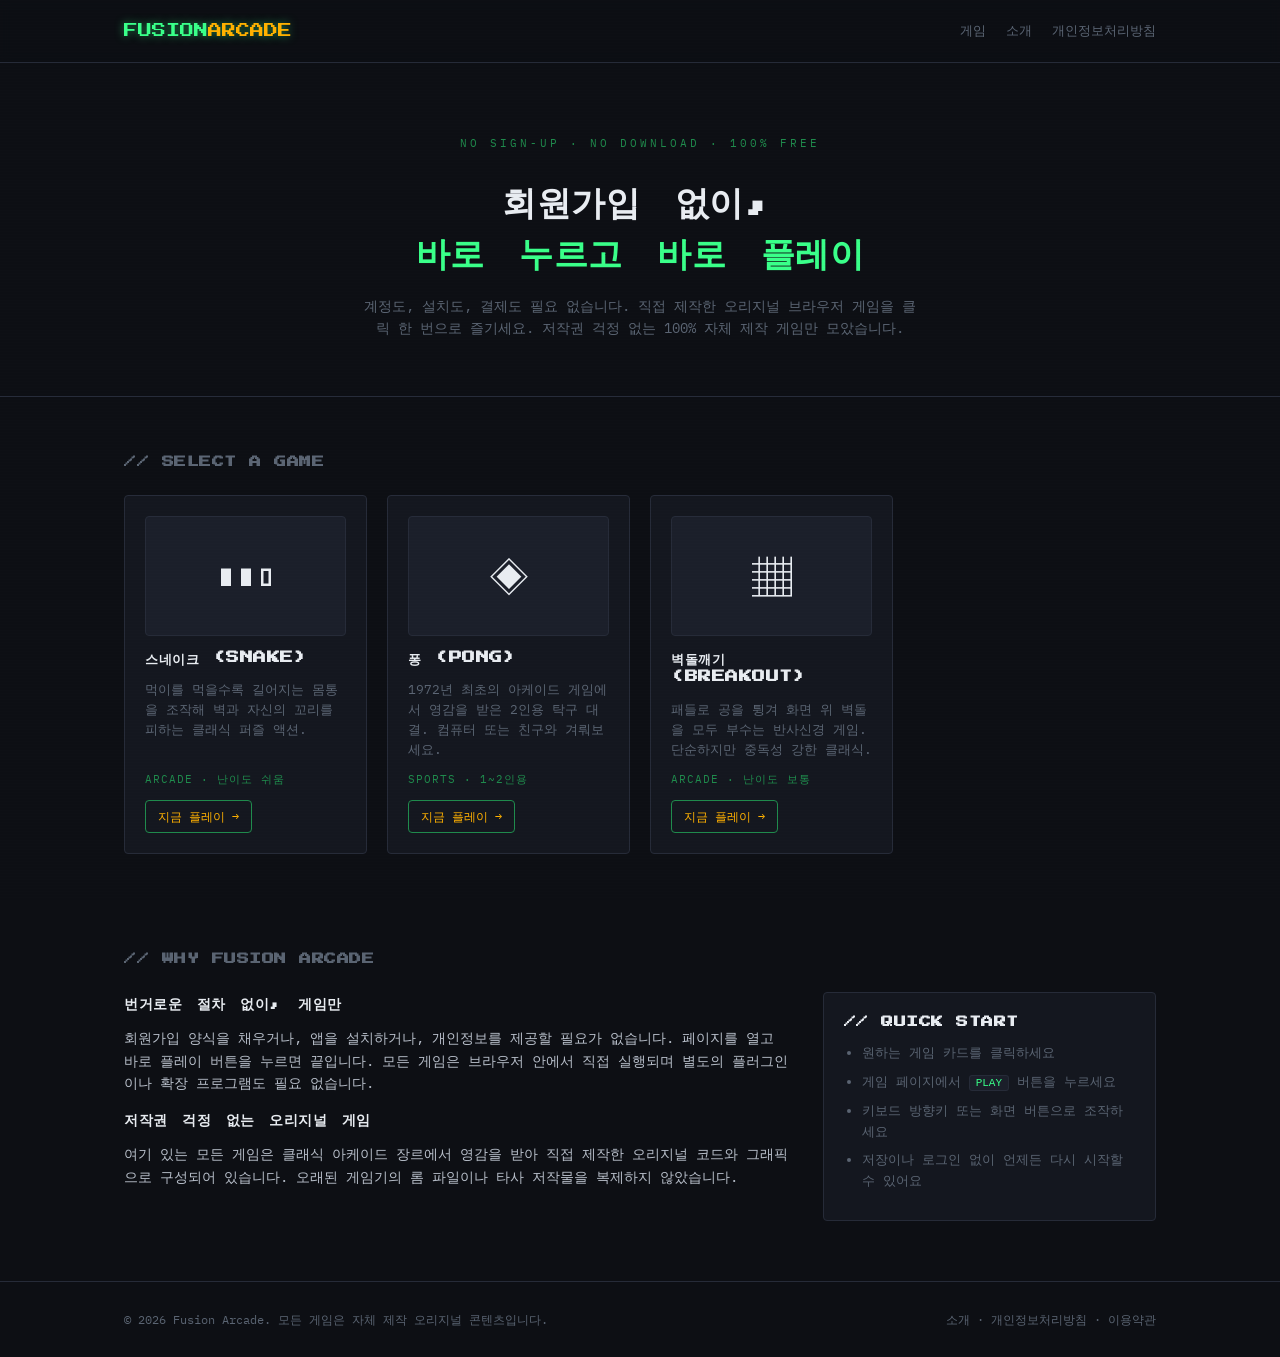
<file: index.html>
<!DOCTYPE html>
<html lang="ko">
<head>
<meta charset="UTF-8">
<meta name="viewport" content="width=device-width, initial-scale=1.0">
<title>퓨전 아케이드 — 회원가입 없이 바로 하는 무료 브라우저 레트로 게임</title>
<meta name="description" content="회원가입, 설치, 다운로드 없이 브라우저에서 바로 즐기는 무료 레트로 스타일 게임. 스네이크, 퐁, 벽돌깨기를 지금 바로 플레이하세요.">
<link rel="canonical" href="https://example.com/">
<link rel="stylesheet" href="style.css">
</head>
<body>

<header class="site-header">
  <div class="wrap">
    <div class="logo">FUSION<span>ARCADE</span></div>
    <nav class="site-nav">
      <a href="#games">게임</a>
      <a href="about.html">소개</a>
      <a href="privacy.html">개인정보처리방침</a>
    </nav>
  </div>
</header>

<section class="hero">
  <div class="wrap">
    <div class="kicker">NO SIGN-UP · NO DOWNLOAD · 100% FREE</div>
    <h1>회원가입 없이,<br><span class="blink">바로 누르고 바로 플레이</span></h1>
    <p>계정도, 설치도, 결제도 필요 없습니다. 직접 제작한 오리지널 브라우저 게임을 클릭 한 번으로 즐기세요. 저작권 걱정 없는 100% 자체 제작 게임만 모았습니다.</p>
  </div>
</section>

<main class="wrap">
  <h2 class="section-label" id="games">// SELECT A GAME</h2>
  <div class="game-grid">

    <article class="cab">
      <div class="thumb">▮▮▯</div>
      <h3>스네이크 (SNAKE)</h3>
      <p>먹이를 먹을수록 길어지는 몸통을 조작해 벽과 자신의 꼬리를 피하는 클래식 퍼즐 액션.</p>
      <div class="tag">ARCADE · 난이도 쉬움</div>
      <a class="cab-link" href="games/snake.html">지금 플레이 →</a>
    </article>

    <article class="cab">
      <div class="thumb">◈</div>
      <h3>퐁 (PONG)</h3>
      <p>1972년 최초의 아케이드 게임에서 영감을 받은 2인용 탁구 대결. 컴퓨터 또는 친구와 겨뤄보세요.</p>
      <div class="tag">SPORTS · 1~2인용</div>
      <a class="cab-link" href="games/pong.html">지금 플레이 →</a>
    </article>

    <article class="cab">
      <div class="thumb">▦</div>
      <h3>벽돌깨기 (BREAKOUT)</h3>
      <p>패들로 공을 튕겨 화면 위 벽돌을 모두 부수는 반사신경 게임. 단순하지만 중독성 강한 클래식.</p>
      <div class="tag">ARCADE · 난이도 보통</div>
      <a class="cab-link" href="games/breakout.html">지금 플레이 →</a>
    </article>

  </div>

  <h2 class="section-label">// WHY FUSION ARCADE</h2>
  <div class="info-grid" style="padding-bottom:60px;">
    <div>
      <h2>번거로운 절차 없이, 게임만</h2>
      <p>회원가입 양식을 채우거나, 앱을 설치하거나, 개인정보를 제공할 필요가 없습니다. 페이지를 열고 바로 플레이 버튼을 누르면 끝입니다. 모든 게임은 브라우저 안에서 직접 실행되며 별도의 플러그인이나 확장 프로그램도 필요 없습니다.</p>
      <h2>저작권 걱정 없는 오리지널 게임</h2>
      <p>여기 있는 모든 게임은 클래식 아케이드 장르에서 영감을 받아 직접 제작한 오리지널 코드와 그래픽으로 구성되어 있습니다. 오래된 게임기의 롬 파일이나 타사 저작물을 복제하지 않았습니다.</p>
    </div>
    <div class="howto">
      <h3>// QUICK START</h3>
      <ul>
        <li>원하는 게임 카드를 클릭하세요</li>
        <li>게임 페이지에서 <kbd>PLAY</kbd> 버튼을 누르세요</li>
        <li>키보드 방향키 또는 화면 버튼으로 조작하세요</li>
        <li>저장이나 로그인 없이 언제든 다시 시작할 수 있어요</li>
      </ul>
    </div>
  </div>
</main>

<footer class="site-footer">
  <div class="wrap">
    <span>© 2026 Fusion Arcade. 모든 게임은 자체 제작 오리지널 콘텐츠입니다.</span>
    <span><a href="about.html">소개</a> · <a href="privacy.html">개인정보처리방침</a> · <a href="terms.html">이용약관</a></span>
  </div>
</footer>

</body>
</html>
</file>
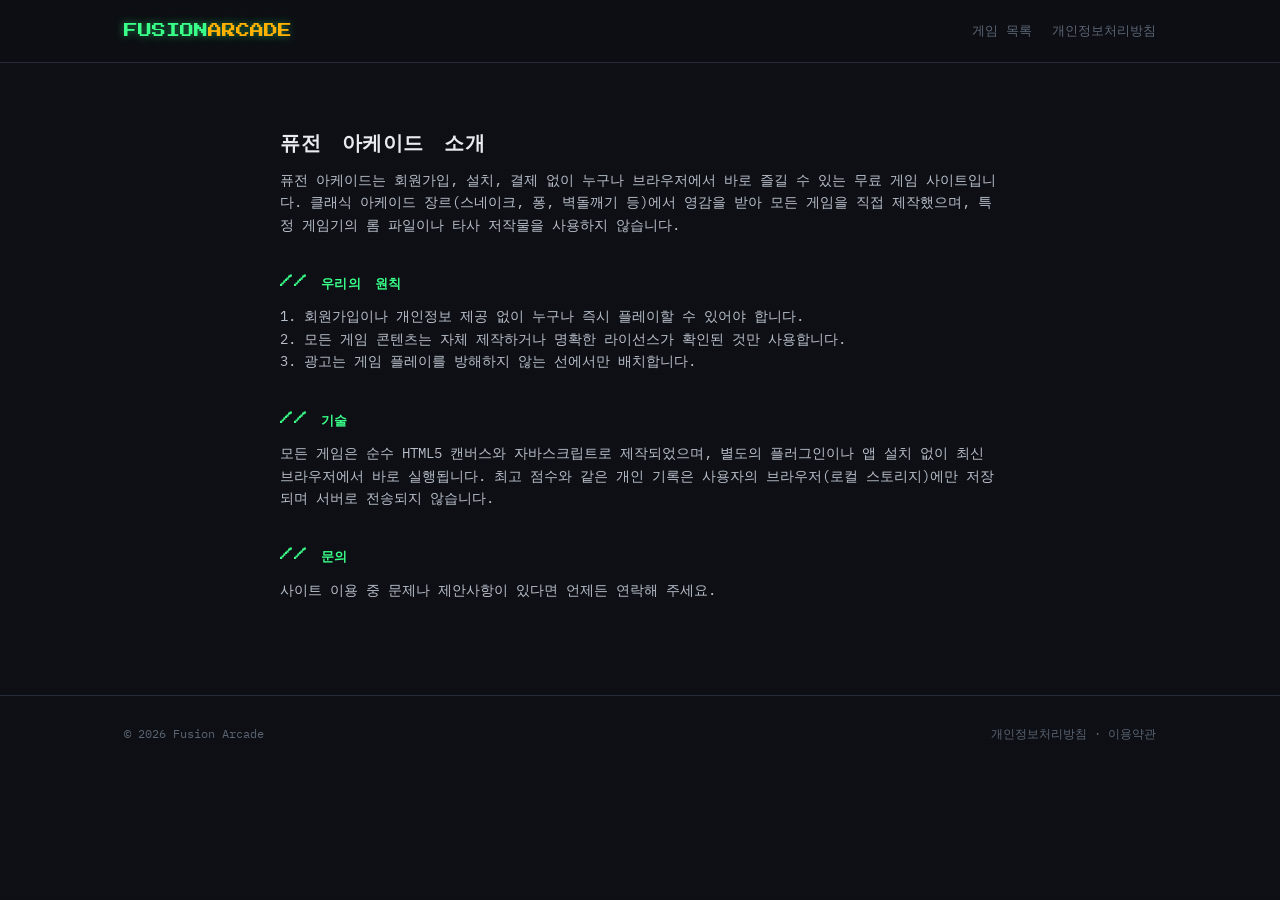
<file: about.html>
<!DOCTYPE html>
<html lang="ko">
<head>
<meta charset="UTF-8">
<meta name="viewport" content="width=device-width, initial-scale=1.0">
<title>소개 | 퓨전 아케이드</title>
<meta name="description" content="퓨전 아케이드는 회원가입 없이 무료로 즐길 수 있는 오리지널 브라우저 레트로 게임 사이트입니다.">
<link rel="canonical" href="https://example.com/about.html">
<link rel="stylesheet" href="style.css">
</head>
<body>

<header class="site-header">
  <div class="wrap">
    <a class="logo" href="index.html">FUSION<span>ARCADE</span></a>
    <nav class="site-nav">
      <a href="index.html#games">게임 목록</a>
      <a href="privacy.html">개인정보처리방침</a>
    </nav>
  </div>
</header>

<main class="wrap doc">
  <h1>퓨전 아케이드 소개</h1>
  <p>퓨전 아케이드는 회원가입, 설치, 결제 없이 누구나 브라우저에서 바로 즐길 수 있는 무료 게임 사이트입니다. 클래식 아케이드 장르(스네이크, 퐁, 벽돌깨기 등)에서 영감을 받아 모든 게임을 직접 제작했으며, 특정 게임기의 롬 파일이나 타사 저작물을 사용하지 않습니다.</p>

  <h2>// 우리의 원칙</h2>
  <p>1. 회원가입이나 개인정보 제공 없이 누구나 즉시 플레이할 수 있어야 합니다.<br>
  2. 모든 게임 콘텐츠는 자체 제작하거나 명확한 라이선스가 확인된 것만 사용합니다.<br>
  3. 광고는 게임 플레이를 방해하지 않는 선에서만 배치합니다.</p>

  <h2>// 기술</h2>
  <p>모든 게임은 순수 HTML5 캔버스와 자바스크립트로 제작되었으며, 별도의 플러그인이나 앱 설치 없이 최신 브라우저에서 바로 실행됩니다. 최고 점수와 같은 개인 기록은 사용자의 브라우저(로컬 스토리지)에만 저장되며 서버로 전송되지 않습니다.</p>

  <h2>// 문의</h2>
  <p>사이트 이용 중 문제나 제안사항이 있다면 언제든 연락해 주세요.</p>
</main>

<footer class="site-footer">
  <div class="wrap">
    <span>© 2026 Fusion Arcade</span>
    <span><a href="privacy.html">개인정보처리방침</a> · <a href="terms.html">이용약관</a></span>
  </div>
</footer>

</body>
</html>
</file>
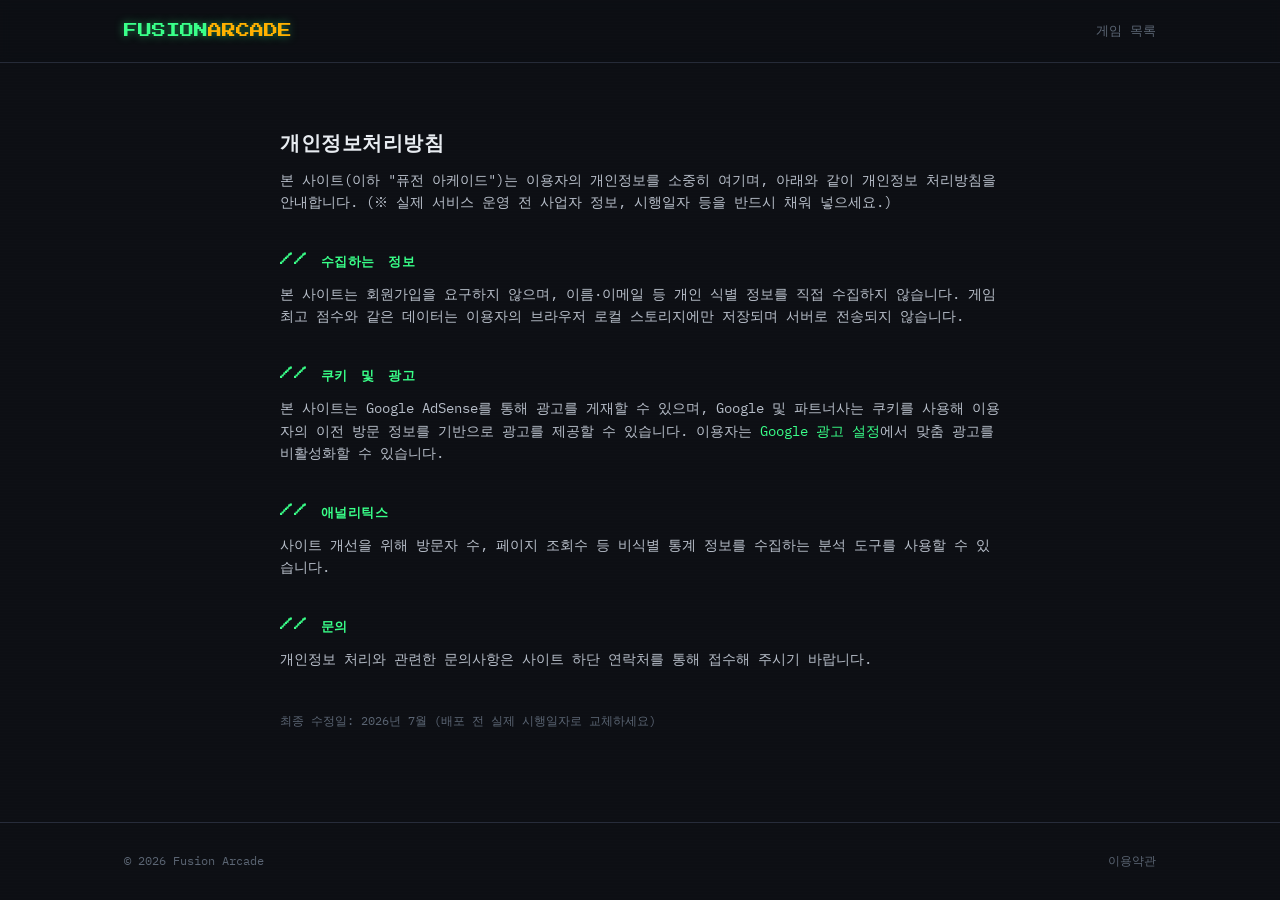
<file: privacy.html>
<!DOCTYPE html>
<html lang="ko">
<head>
<meta charset="UTF-8">
<meta name="viewport" content="width=device-width, initial-scale=1.0">
<title>개인정보처리방침 | 퓨전 아케이드</title>
<link rel="canonical" href="https://example.com/privacy.html">
<link rel="stylesheet" href="style.css">
</head>
<body>

<header class="site-header">
  <div class="wrap">
    <a class="logo" href="index.html">FUSION<span>ARCADE</span></a>
    <nav class="site-nav"><a href="index.html#games">게임 목록</a></nav>
  </div>
</header>

<main class="wrap doc">
  <h1>개인정보처리방침</h1>
  <p>본 사이트(이하 "퓨전 아케이드")는 이용자의 개인정보를 소중히 여기며, 아래와 같이 개인정보 처리방침을 안내합니다. (※ 실제 서비스 운영 전 사업자 정보, 시행일자 등을 반드시 채워 넣으세요.)</p>

  <h2>// 수집하는 정보</h2>
  <p>본 사이트는 회원가입을 요구하지 않으며, 이름·이메일 등 개인 식별 정보를 직접 수집하지 않습니다. 게임 최고 점수와 같은 데이터는 이용자의 브라우저 로컬 스토리지에만 저장되며 서버로 전송되지 않습니다.</p>

  <h2>// 쿠키 및 광고</h2>
  <p>본 사이트는 Google AdSense를 통해 광고를 게재할 수 있으며, Google 및 파트너사는 쿠키를 사용해 이용자의 이전 방문 정보를 기반으로 광고를 제공할 수 있습니다. 이용자는 <a href="https://adssettings.google.com" target="_blank" rel="noopener">Google 광고 설정</a>에서 맞춤 광고를 비활성화할 수 있습니다.</p>

  <h2>// 애널리틱스</h2>
  <p>사이트 개선을 위해 방문자 수, 페이지 조회수 등 비식별 통계 정보를 수집하는 분석 도구를 사용할 수 있습니다.</p>

  <h2>// 문의</h2>
  <p>개인정보 처리와 관련한 문의사항은 사이트 하단 연락처를 통해 접수해 주시기 바랍니다.</p>

  <p style="color:#5a6472; font-size:12px; margin-top:40px;">최종 수정일: 2026년 7월 (배포 전 실제 시행일자로 교체하세요)</p>
</main>

<footer class="site-footer">
  <div class="wrap">
    <span>© 2026 Fusion Arcade</span>
    <span><a href="terms.html">이용약관</a></span>
  </div>
</footer>

</body>
</html>
</file>
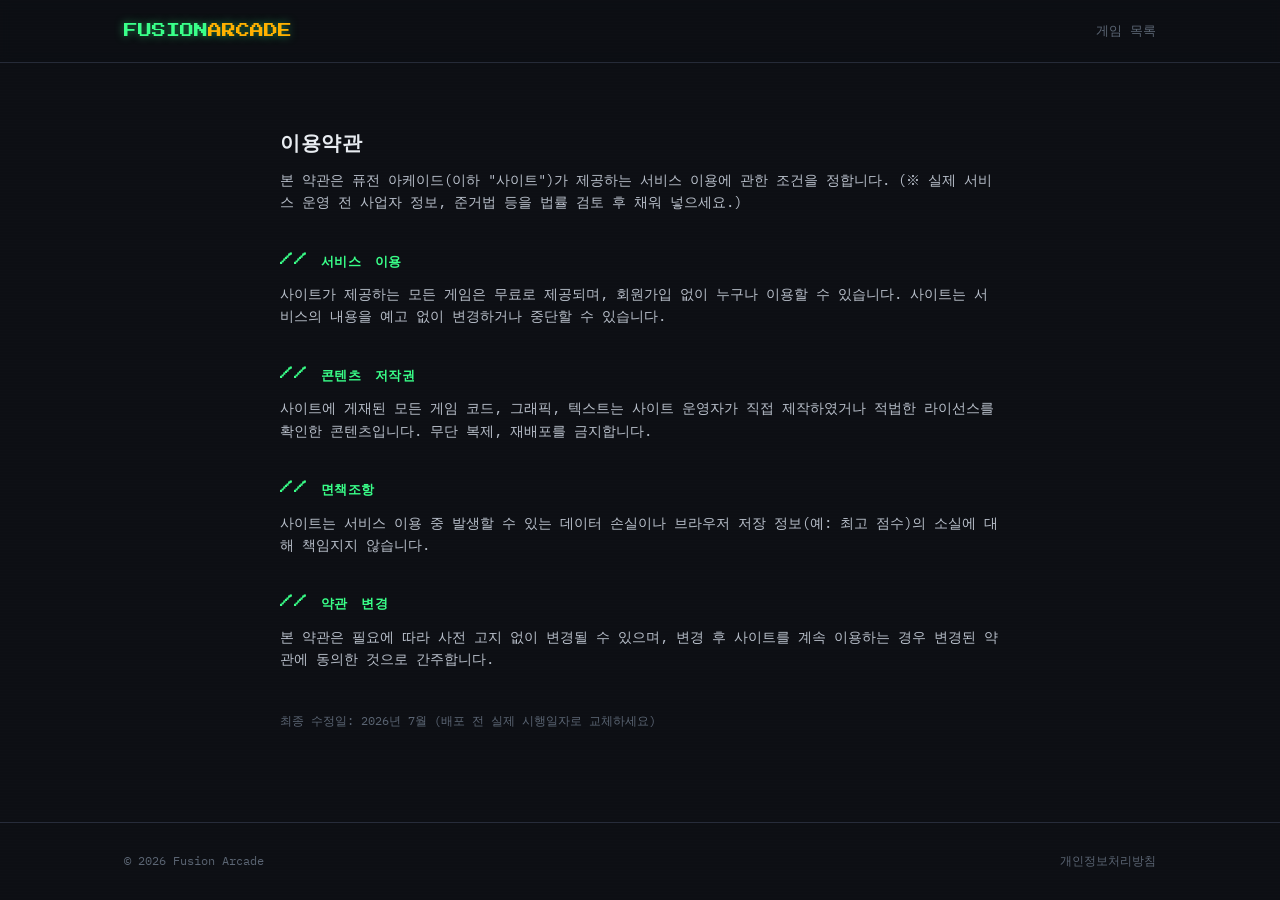
<file: terms.html>
<!DOCTYPE html>
<html lang="ko">
<head>
<meta charset="UTF-8">
<meta name="viewport" content="width=device-width, initial-scale=1.0">
<title>이용약관 | 퓨전 아케이드</title>
<link rel="canonical" href="https://example.com/terms.html">
<link rel="stylesheet" href="style.css">
</head>
<body>

<header class="site-header">
  <div class="wrap">
    <a class="logo" href="index.html">FUSION<span>ARCADE</span></a>
    <nav class="site-nav"><a href="index.html#games">게임 목록</a></nav>
  </div>
</header>

<main class="wrap doc">
  <h1>이용약관</h1>
  <p>본 약관은 퓨전 아케이드(이하 "사이트")가 제공하는 서비스 이용에 관한 조건을 정합니다. (※ 실제 서비스 운영 전 사업자 정보, 준거법 등을 법률 검토 후 채워 넣으세요.)</p>

  <h2>// 서비스 이용</h2>
  <p>사이트가 제공하는 모든 게임은 무료로 제공되며, 회원가입 없이 누구나 이용할 수 있습니다. 사이트는 서비스의 내용을 예고 없이 변경하거나 중단할 수 있습니다.</p>

  <h2>// 콘텐츠 저작권</h2>
  <p>사이트에 게재된 모든 게임 코드, 그래픽, 텍스트는 사이트 운영자가 직접 제작하였거나 적법한 라이선스를 확인한 콘텐츠입니다. 무단 복제, 재배포를 금지합니다.</p>

  <h2>// 면책조항</h2>
  <p>사이트는 서비스 이용 중 발생할 수 있는 데이터 손실이나 브라우저 저장 정보(예: 최고 점수)의 소실에 대해 책임지지 않습니다.</p>

  <h2>// 약관 변경</h2>
  <p>본 약관은 필요에 따라 사전 고지 없이 변경될 수 있으며, 변경 후 사이트를 계속 이용하는 경우 변경된 약관에 동의한 것으로 간주합니다.</p>

  <p style="color:#5a6472; font-size:12px; margin-top:40px;">최종 수정일: 2026년 7월 (배포 전 실제 시행일자로 교체하세요)</p>
</main>

<footer class="site-footer">
  <div class="wrap">
    <span>© 2026 Fusion Arcade</span>
    <span><a href="privacy.html">개인정보처리방침</a></span>
  </div>
</footer>

</body>
</html>
</file>
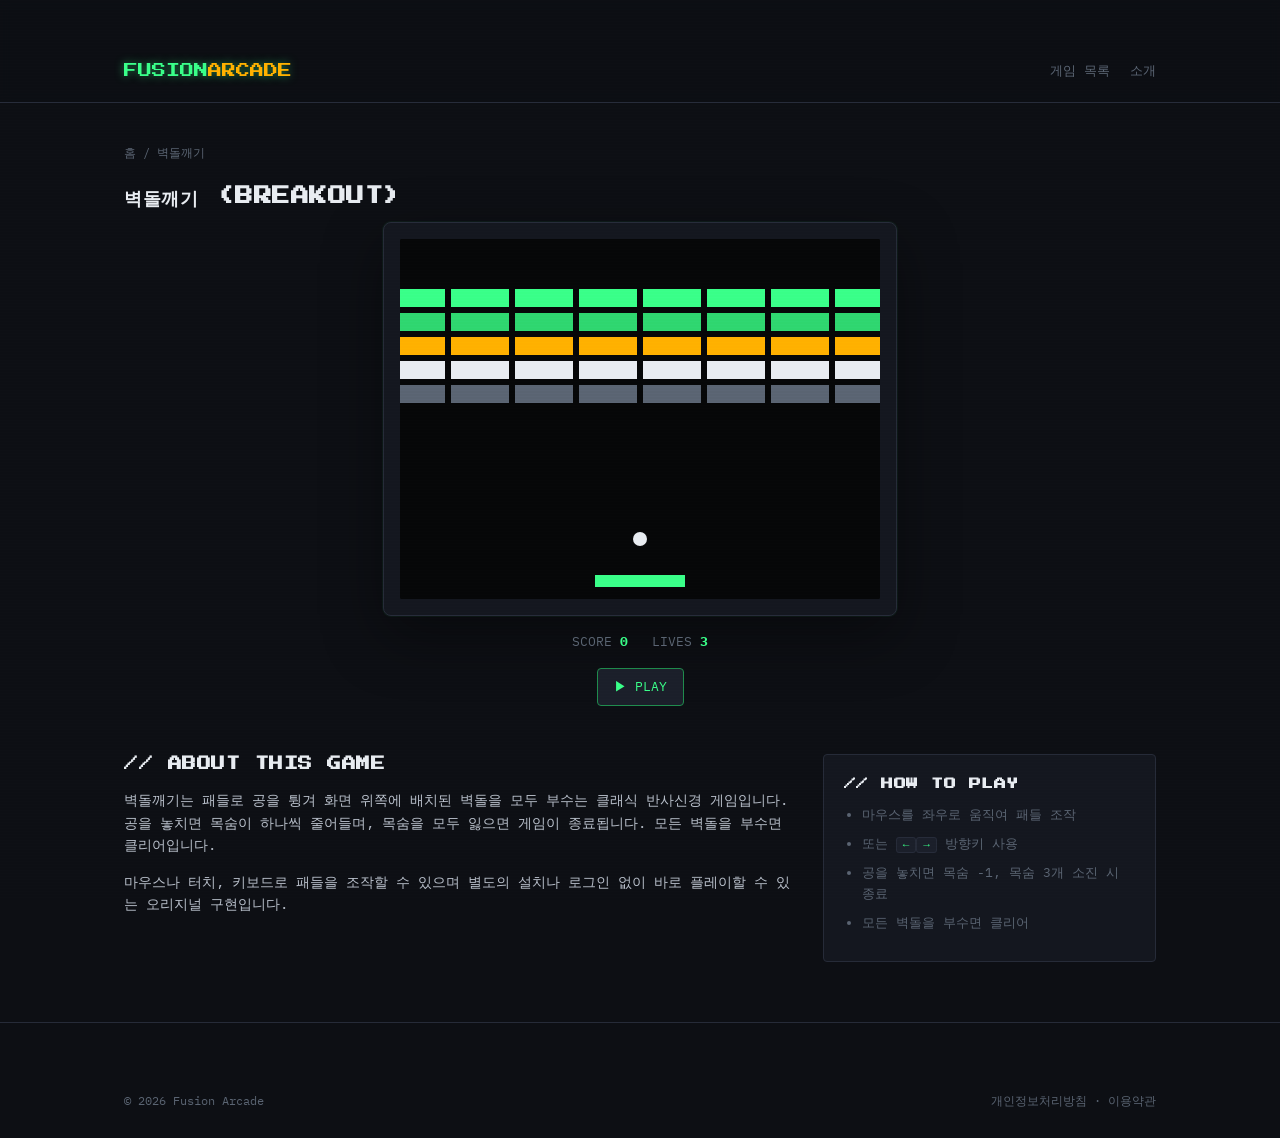
<file: games/breakout.html>
<!DOCTYPE html>
<html lang="ko">
<head>
<meta charset="UTF-8">
<meta name="viewport" content="width=device-width, initial-scale=1.0">
<title>벽돌깨기 게임 무료 온라인 — 회원가입 없이 바로 플레이 | 퓨전 아케이드</title>
<meta name="description" content="회원가입 없이 브라우저에서 바로 즐기는 무료 벽돌깨기(Breakout) 게임. 패들로 공을 튕겨 모든 벽돌을 부수고 최고 점수에 도전하세요.">
<link rel="canonical" href="https://example.com/games/breakout.html">
<link rel="stylesheet" href="../style.css">
</head>
<body class="game-page">

<header class="site-header">
  <div class="wrap">
    <a class="logo" href="../index.html">FUSION<span>ARCADE</span></a>
    <nav class="site-nav">
      <a href="../index.html#games">게임 목록</a>
      <a href="../about.html">소개</a>
    </nav>
  </div>
</header>

<main class="wrap">
  <div class="breadcrumb"><a href="../index.html">홈</a> / 벽돌깨기</div>
  <h1 style="font-size:18px;">벽돌깨기 (BREAKOUT)</h1>

  <section class="game-stage">
    <div class="stage-frame">
      <canvas id="game" width="480" height="360" aria-label="벽돌깨기 게임 화면"></canvas>
    </div>
    <div class="hud">
      <span>SCORE <b id="score">0</b></span>
      <span>LIVES <b id="lives">3</b></span>
    </div>
    <div class="controls-row">
      <button class="btn primary" id="playBtn">▶ PLAY</button>
    </div>
    <div class="hud" id="gamestate"></div>
  </section>

  <div class="info-grid">
    <div>
      <h2>// ABOUT THIS GAME</h2>
      <p>벽돌깨기는 패들로 공을 튕겨 화면 위쪽에 배치된 벽돌을 모두 부수는 클래식 반사신경 게임입니다. 공을 놓치면 목숨이 하나씩 줄어들며, 목숨을 모두 잃으면 게임이 종료됩니다. 모든 벽돌을 부수면 클리어입니다.</p>
      <p>마우스나 터치, 키보드로 패들을 조작할 수 있으며 별도의 설치나 로그인 없이 바로 플레이할 수 있는 오리지널 구현입니다.</p>
    </div>
    <div class="howto">
      <h3>// HOW TO PLAY</h3>
      <ul>
        <li>마우스를 좌우로 움직여 패들 조작</li>
        <li>또는 <kbd>←</kbd><kbd>→</kbd> 방향키 사용</li>
        <li>공을 놓치면 목숨 -1, 목숨 3개 소진 시 종료</li>
        <li>모든 벽돌을 부수면 클리어</li>
      </ul>
    </div>
  </div>
</main>

<footer class="site-footer">
  <div class="wrap">
    <span>© 2026 Fusion Arcade</span>
    <span><a href="../privacy.html">개인정보처리방침</a> · <a href="../terms.html">이용약관</a></span>
  </div>
</footer>

<script src="breakout.js"></script>
</body>
</html>
</file>
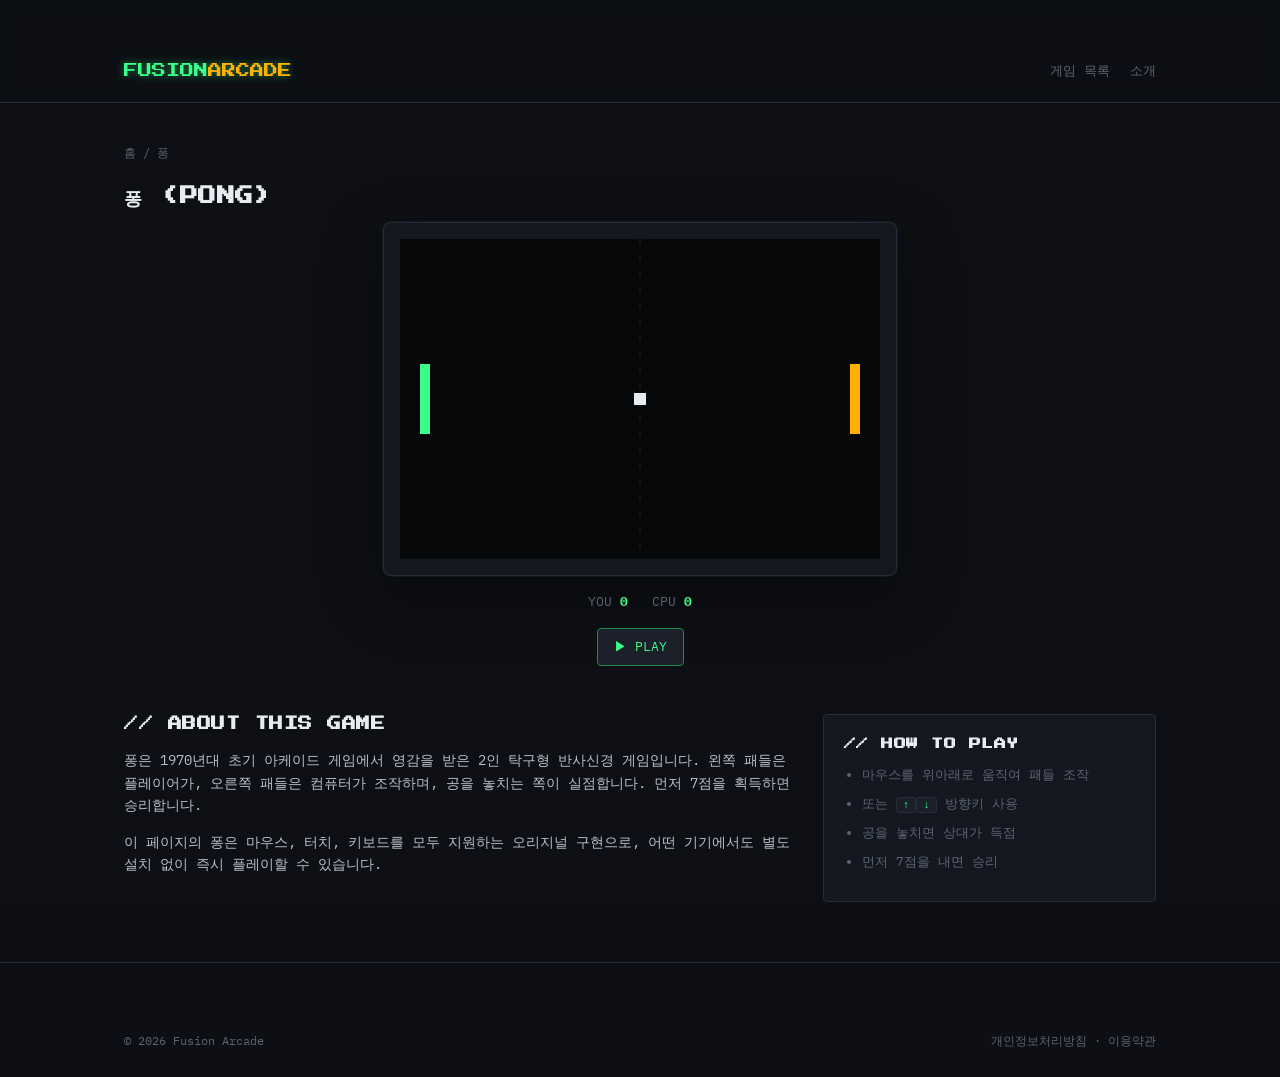
<file: games/pong.html>
<!DOCTYPE html>
<html lang="ko">
<head>
<meta charset="UTF-8">
<meta name="viewport" content="width=device-width, initial-scale=1.0">
<title>퐁 게임 무료 온라인 — 회원가입 없이 바로 플레이 | 퓨전 아케이드</title>
<meta name="description" content="회원가입 없이 브라우저에서 바로 즐기는 무료 퐁(Pong) 게임. 마우스나 방향키로 패들을 조작해 컴퓨터와 탁구 대결을 펼쳐보세요.">
<link rel="canonical" href="https://example.com/games/pong.html">
<link rel="stylesheet" href="../style.css">
</head>
<body class="game-page">

<header class="site-header">
  <div class="wrap">
    <a class="logo" href="../index.html">FUSION<span>ARCADE</span></a>
    <nav class="site-nav">
      <a href="../index.html#games">게임 목록</a>
      <a href="../about.html">소개</a>
    </nav>
  </div>
</header>

<main class="wrap">
  <div class="breadcrumb"><a href="../index.html">홈</a> / 퐁</div>
  <h1 style="font-size:18px;">퐁 (PONG)</h1>

  <section class="game-stage">
    <div class="stage-frame">
      <canvas id="game" width="480" height="320" aria-label="퐁 게임 화면"></canvas>
    </div>
    <div class="hud">
      <span>YOU <b id="scoreP1">0</b></span>
      <span>CPU <b id="scoreP2">0</b></span>
    </div>
    <div class="controls-row">
      <button class="btn primary" id="playBtn">▶ PLAY</button>
    </div>
    <div class="hud" id="gamestate"></div>
  </section>

  <div class="info-grid">
    <div>
      <h2>// ABOUT THIS GAME</h2>
      <p>퐁은 1970년대 초기 아케이드 게임에서 영감을 받은 2인 탁구형 반사신경 게임입니다. 왼쪽 패들은 플레이어가, 오른쪽 패들은 컴퓨터가 조작하며, 공을 놓치는 쪽이 실점합니다. 먼저 7점을 획득하면 승리합니다.</p>
      <p>이 페이지의 퐁은 마우스, 터치, 키보드를 모두 지원하는 오리지널 구현으로, 어떤 기기에서도 별도 설치 없이 즉시 플레이할 수 있습니다.</p>
    </div>
    <div class="howto">
      <h3>// HOW TO PLAY</h3>
      <ul>
        <li>마우스를 위아래로 움직여 패들 조작</li>
        <li>또는 <kbd>↑</kbd><kbd>↓</kbd> 방향키 사용</li>
        <li>공을 놓치면 상대가 득점</li>
        <li>먼저 7점을 내면 승리</li>
      </ul>
    </div>
  </div>
</main>

<footer class="site-footer">
  <div class="wrap">
    <span>© 2026 Fusion Arcade</span>
    <span><a href="../privacy.html">개인정보처리방침</a> · <a href="../terms.html">이용약관</a></span>
  </div>
</footer>

<script src="pong.js"></script>
</body>
</html>
</file>
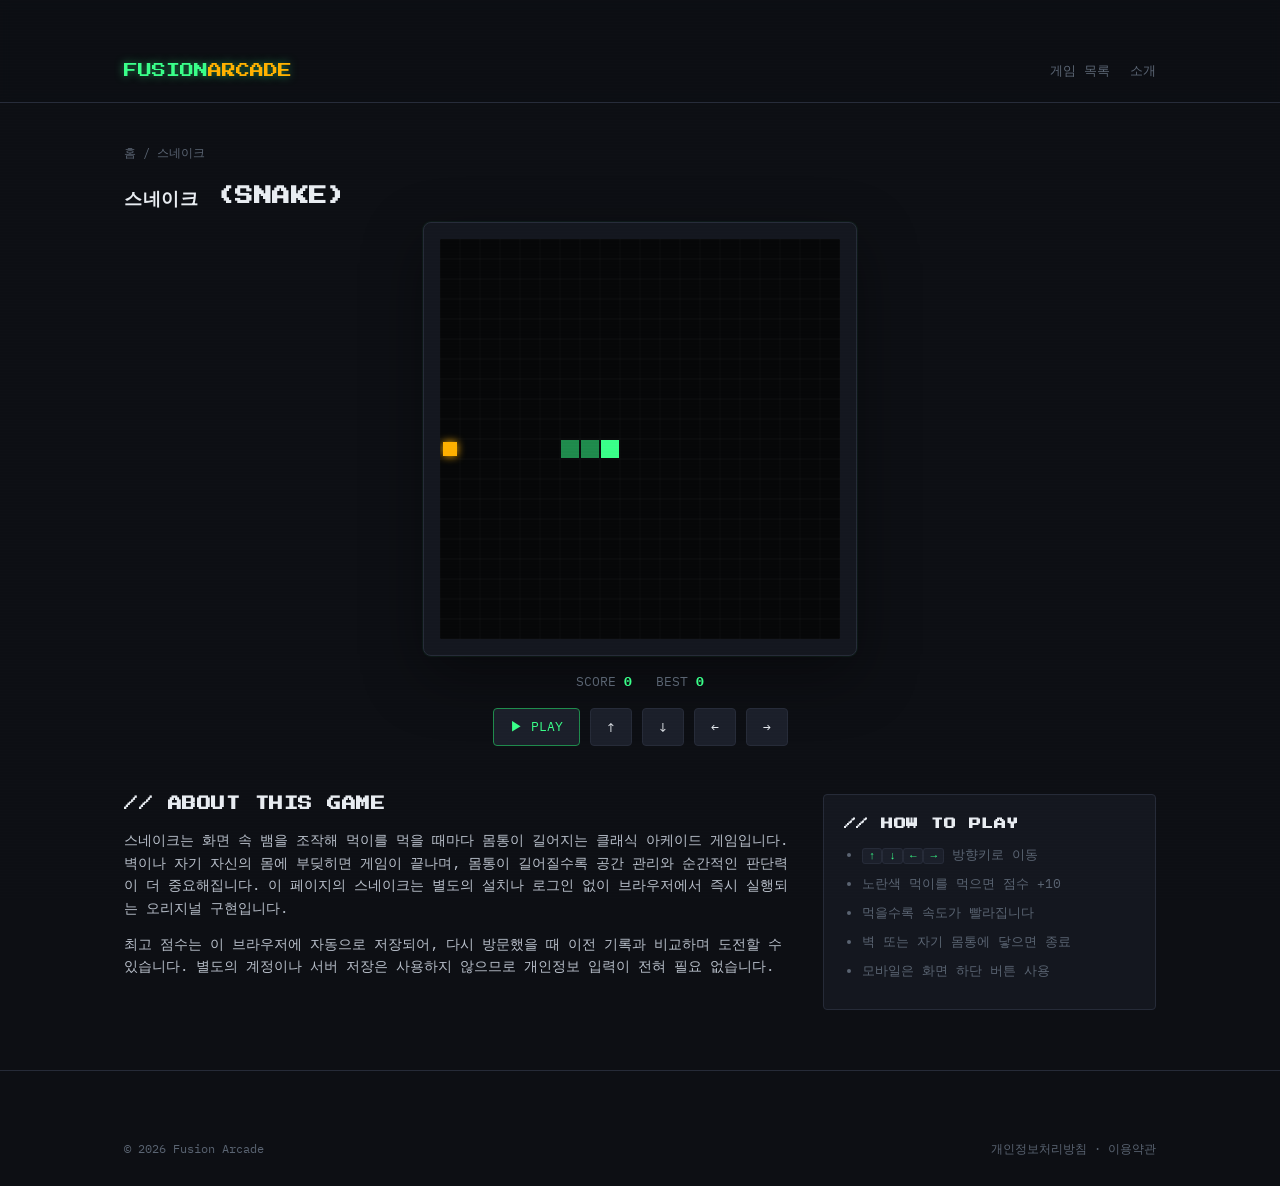
<file: games/snake.html>
<!DOCTYPE html>
<html lang="ko">
<head>
<meta charset="UTF-8">
<meta name="viewport" content="width=device-width, initial-scale=1.0">
<title>스네이크 게임 무료 온라인 — 회원가입 없이 바로 플레이 | 퓨전 아케이드</title>
<meta name="description" content="회원가입 없이 브라우저에서 바로 즐기는 무료 스네이크 게임. 방향키로 조작하며 먹이를 먹고 몸통을 늘려 최고 점수에 도전하세요.">
<link rel="canonical" href="https://example.com/games/snake.html">
<link rel="stylesheet" href="../style.css">
</head>
<body class="game-page">

<header class="site-header">
  <div class="wrap">
    <a class="logo" href="../index.html">FUSION<span>ARCADE</span></a>
    <nav class="site-nav">
      <a href="../index.html#games">게임 목록</a>
      <a href="../about.html">소개</a>
    </nav>
  </div>
</header>

<main class="wrap">
  <div class="breadcrumb"><a href="../index.html">홈</a> / 스네이크</div>
  <h1 style="font-size:18px;">스네이크 (SNAKE)</h1>

  <section class="game-stage">
    <div class="stage-frame">
      <canvas id="game" width="400" height="400" aria-label="스네이크 게임 화면"></canvas>
    </div>
    <div class="hud">
      <span>SCORE <b id="score">0</b></span>
      <span>BEST <b id="best">0</b></span>
    </div>
    <div class="controls-row">
      <button class="btn primary" id="playBtn">▶ PLAY</button>
      <button class="btn" data-dir="up">↑</button>
      <button class="btn" data-dir="down">↓</button>
      <button class="btn" data-dir="left">←</button>
      <button class="btn" data-dir="right">→</button>
    </div>
    <div class="hud" id="gamestate"></div>
  </section>

  <div class="info-grid">
    <div>
      <h2>// ABOUT THIS GAME</h2>
      <p>스네이크는 화면 속 뱀을 조작해 먹이를 먹을 때마다 몸통이 길어지는 클래식 아케이드 게임입니다. 벽이나 자기 자신의 몸에 부딪히면 게임이 끝나며, 몸통이 길어질수록 공간 관리와 순간적인 판단력이 더 중요해집니다. 이 페이지의 스네이크는 별도의 설치나 로그인 없이 브라우저에서 즉시 실행되는 오리지널 구현입니다.</p>
      <p>최고 점수는 이 브라우저에 자동으로 저장되어, 다시 방문했을 때 이전 기록과 비교하며 도전할 수 있습니다. 별도의 계정이나 서버 저장은 사용하지 않으므로 개인정보 입력이 전혀 필요 없습니다.</p>
    </div>
    <div class="howto">
      <h3>// HOW TO PLAY</h3>
      <ul>
        <li><kbd>↑</kbd><kbd>↓</kbd><kbd>←</kbd><kbd>→</kbd> 방향키로 이동</li>
        <li>노란색 먹이를 먹으면 점수 +10</li>
        <li>먹을수록 속도가 빨라집니다</li>
        <li>벽 또는 자기 몸통에 닿으면 종료</li>
        <li>모바일은 화면 하단 버튼 사용</li>
      </ul>
    </div>
  </div>
</main>

<footer class="site-footer">
  <div class="wrap">
    <span>© 2026 Fusion Arcade</span>
    <span><a href="../privacy.html">개인정보처리방침</a> · <a href="../terms.html">이용약관</a></span>
  </div>
</footer>

<script src="snake.js"></script>
</body>
</html>
</file>
<file: style.css>
/* ==========================================================================
   Retro Arcade — shared design system
   Palette: void #0d0f14, panel #14171f, phosphor #39ff88, amber #ffb000,
            ink #e8ecf1, muted #5a6472
   Type: display "Press Start 2P" (headings only), body "IBM Plex Mono"
   ========================================================================== */

@import url('https://fonts.googleapis.com/css2?family=Press+Start+2P&family=IBM+Plex+Mono:wght@400;500;600&display=swap');

:root {
  --void: #0d0f14;
  --panel: #14171f;
  --panel-raised: #1b1f2a;
  --phosphor: #39ff88;
  --phosphor-dim: #1f8a4c;
  --amber: #ffb000;
  --ink: #e8ecf1;
  --muted: #5a6472;
  --line: #262b38;
  --radius: 4px;
}

* { box-sizing: border-box; }

html { scroll-behavior: smooth; }

body {
  margin: 0;
  background: var(--void);
  color: var(--ink);
  font-family: 'IBM Plex Mono', monospace;
  font-size: 16px;
  line-height: 1.6;
  min-height: 100vh;
  position: relative;
}

/* CRT scanline overlay — signature element */
body::before {
  content: "";
  position: fixed;
  inset: 0;
  pointer-events: none;
  z-index: 999;
  background: repeating-linear-gradient(
    to bottom,
    rgba(255,255,255,0.025) 0px,
    rgba(255,255,255,0.025) 1px,
    transparent 1px,
    transparent 3px
  );
  mix-blend-mode: overlay;
}

@media (prefers-reduced-motion: reduce) {
  body::before { display: none; }
  * { animation: none !important; transition: none !important; }
}

h1, h2, h3, .display {
  font-family: 'Press Start 2P', monospace;
  line-height: 1.5;
  letter-spacing: 0.5px;
}

a { color: var(--phosphor); text-decoration: none; }
a:hover { color: var(--amber); }
a:focus-visible, button:focus-visible, [tabindex]:focus-visible {
  outline: 2px solid var(--amber);
  outline-offset: 3px;
}

.wrap {
  max-width: 1080px;
  margin: 0 auto;
  padding: 0 24px;
}

/* ---------- Header ---------- */
.site-header {
  border-bottom: 1px solid var(--line);
  padding: 20px 0;
  position: sticky;
  top: 0;
  background: rgba(13,15,20,0.92);
  backdrop-filter: blur(6px);
  z-index: 100;
}
.site-header .wrap {
  display: flex;
  align-items: center;
  justify-content: space-between;
  gap: 16px;
  flex-wrap: wrap;
}
.logo {
  font-family: 'Press Start 2P', monospace;
  font-size: 14px;
  color: var(--phosphor);
  text-shadow: 0 0 8px rgba(57,255,136,0.5);
}
.logo span { color: var(--amber); }
.site-nav { display: flex; gap: 20px; font-size: 13px; }
.site-nav a { color: var(--muted); }
.site-nav a:hover { color: var(--phosphor); }

/* ---------- Hero ---------- */
.hero {
  padding: 72px 0 56px;
  border-bottom: 1px solid var(--line);
  text-align: center;
}
.hero .kicker {
  color: var(--phosphor-dim);
  font-size: 11px;
  letter-spacing: 3px;
  margin-bottom: 20px;
}
.hero h1 {
  font-size: clamp(20px, 4vw, 34px);
  margin: 0 0 20px;
  color: var(--ink);
}
.hero h1 .blink {
  color: var(--phosphor);
  animation: flicker 2.4s infinite steps(1);
}
@keyframes flicker {
  0%, 92%, 100% { opacity: 1; }
  93%, 95% { opacity: 0.35; }
}
.hero p {
  max-width: 560px;
  margin: 0 auto;
  color: var(--muted);
  font-size: 14px;
}

/* ---------- Game grid ---------- */
.section-label {
  font-family: 'Press Start 2P', monospace;
  font-size: 12px;
  color: var(--muted);
  margin: 56px 0 24px;
}
.game-grid {
  display: grid;
  grid-template-columns: repeat(auto-fill, minmax(240px, 1fr));
  gap: 20px;
  padding-bottom: 40px;
}
.cab {
  background: var(--panel);
  border: 1px solid var(--line);
  border-radius: var(--radius);
  padding: 20px;
  transition: border-color 0.15s, transform 0.15s;
  display: flex;
  flex-direction: column;
  gap: 12px;
}
.cab:hover {
  border-color: var(--phosphor-dim);
  transform: translateY(-2px);
}
.cab .thumb {
  height: 120px;
  border-radius: var(--radius);
  display: flex;
  align-items: center;
  justify-content: center;
  font-size: 40px;
  background: var(--panel-raised);
  border: 1px solid var(--line);
}
.cab h3 {
  font-size: 13px;
  margin: 0;
  color: var(--ink);
}
.cab p {
  font-size: 12.5px;
  color: var(--muted);
  margin: 0;
  flex-grow: 1;
}
.cab .tag {
  font-size: 10.5px;
  color: var(--phosphor-dim);
  letter-spacing: 1px;
}
.cab-link {
  display: inline-block;
  align-self: flex-start;
  font-size: 12px;
  color: var(--amber);
  border: 1px solid var(--phosphor-dim);
  padding: 6px 12px;
  border-radius: var(--radius);
}
.cab-link:hover { background: var(--phosphor-dim); color: var(--void); }

/* ---------- Game page ---------- */
.game-page .wrap { padding-top: 40px; }
.breadcrumb { font-size: 12px; color: var(--muted); margin-bottom: 20px; }
.breadcrumb a { color: var(--muted); }
.breadcrumb a:hover { color: var(--phosphor); }

.game-stage {
  display: flex;
  flex-direction: column;
  align-items: center;
  gap: 16px;
  margin-bottom: 32px;
}
.stage-frame {
  background: var(--panel);
  border: 1px solid var(--line);
  border-radius: 8px;
  padding: 16px;
  box-shadow: 0 0 0 1px rgba(57,255,136,0.05), 0 20px 60px rgba(0,0,0,0.4);
}
canvas {
  display: block;
  background: #060708;
  border-radius: 2px;
  max-width: 100%;
  height: auto;
}
.hud {
  display: flex;
  gap: 24px;
  font-size: 13px;
  color: var(--muted);
}
.hud b { color: var(--phosphor); }
.controls-row { display: flex; gap: 10px; flex-wrap: wrap; justify-content: center; }
.btn {
  font-family: 'IBM Plex Mono', monospace;
  background: var(--panel-raised);
  color: var(--ink);
  border: 1px solid var(--line);
  border-radius: var(--radius);
  padding: 9px 16px;
  font-size: 13px;
  cursor: pointer;
}
.btn:hover { border-color: var(--phosphor); color: var(--phosphor); }
.btn.primary { border-color: var(--phosphor-dim); color: var(--phosphor); }

.info-grid {
  display: grid;
  grid-template-columns: 2fr 1fr;
  gap: 32px;
  padding-bottom: 60px;
}
@media (max-width: 720px) {
  .info-grid { grid-template-columns: 1fr; }
}
.info-grid h2 { font-size: 14px; margin-top: 0; }
.info-grid p { color: #b7bec9; font-size: 14px; }
.howto {
  background: var(--panel);
  border: 1px solid var(--line);
  border-radius: var(--radius);
  padding: 20px;
  font-size: 13px;
  height: fit-content;
}
.howto h3 { font-size: 12px; margin-top: 0; }
.howto ul { padding-left: 18px; margin: 0; color: var(--muted); }
.howto li { margin-bottom: 8px; }
.howto kbd {
  background: var(--panel-raised);
  border: 1px solid var(--line);
  border-radius: 3px;
  padding: 1px 6px;
  color: var(--phosphor);
  font-size: 11px;
}

/* ---------- Footer ---------- */
.site-footer {
  border-top: 1px solid var(--line);
  padding: 28px 0;
  font-size: 12px;
  color: var(--muted);
}
.site-footer .wrap {
  display: flex;
  justify-content: space-between;
  flex-wrap: wrap;
  gap: 12px;
}
.site-footer a { color: var(--muted); }
.site-footer a:hover { color: var(--phosphor); }

/* ---------- Static pages (privacy/terms/about) ---------- */
.doc { padding: 48px 0 80px; max-width: 720px; }
.doc h1 { font-size: 20px; }
.doc h2 { font-size: 13px; margin-top: 36px; color: var(--phosphor); }
.doc p, .doc li { color: #b7bec9; font-size: 14px; }
</file>
